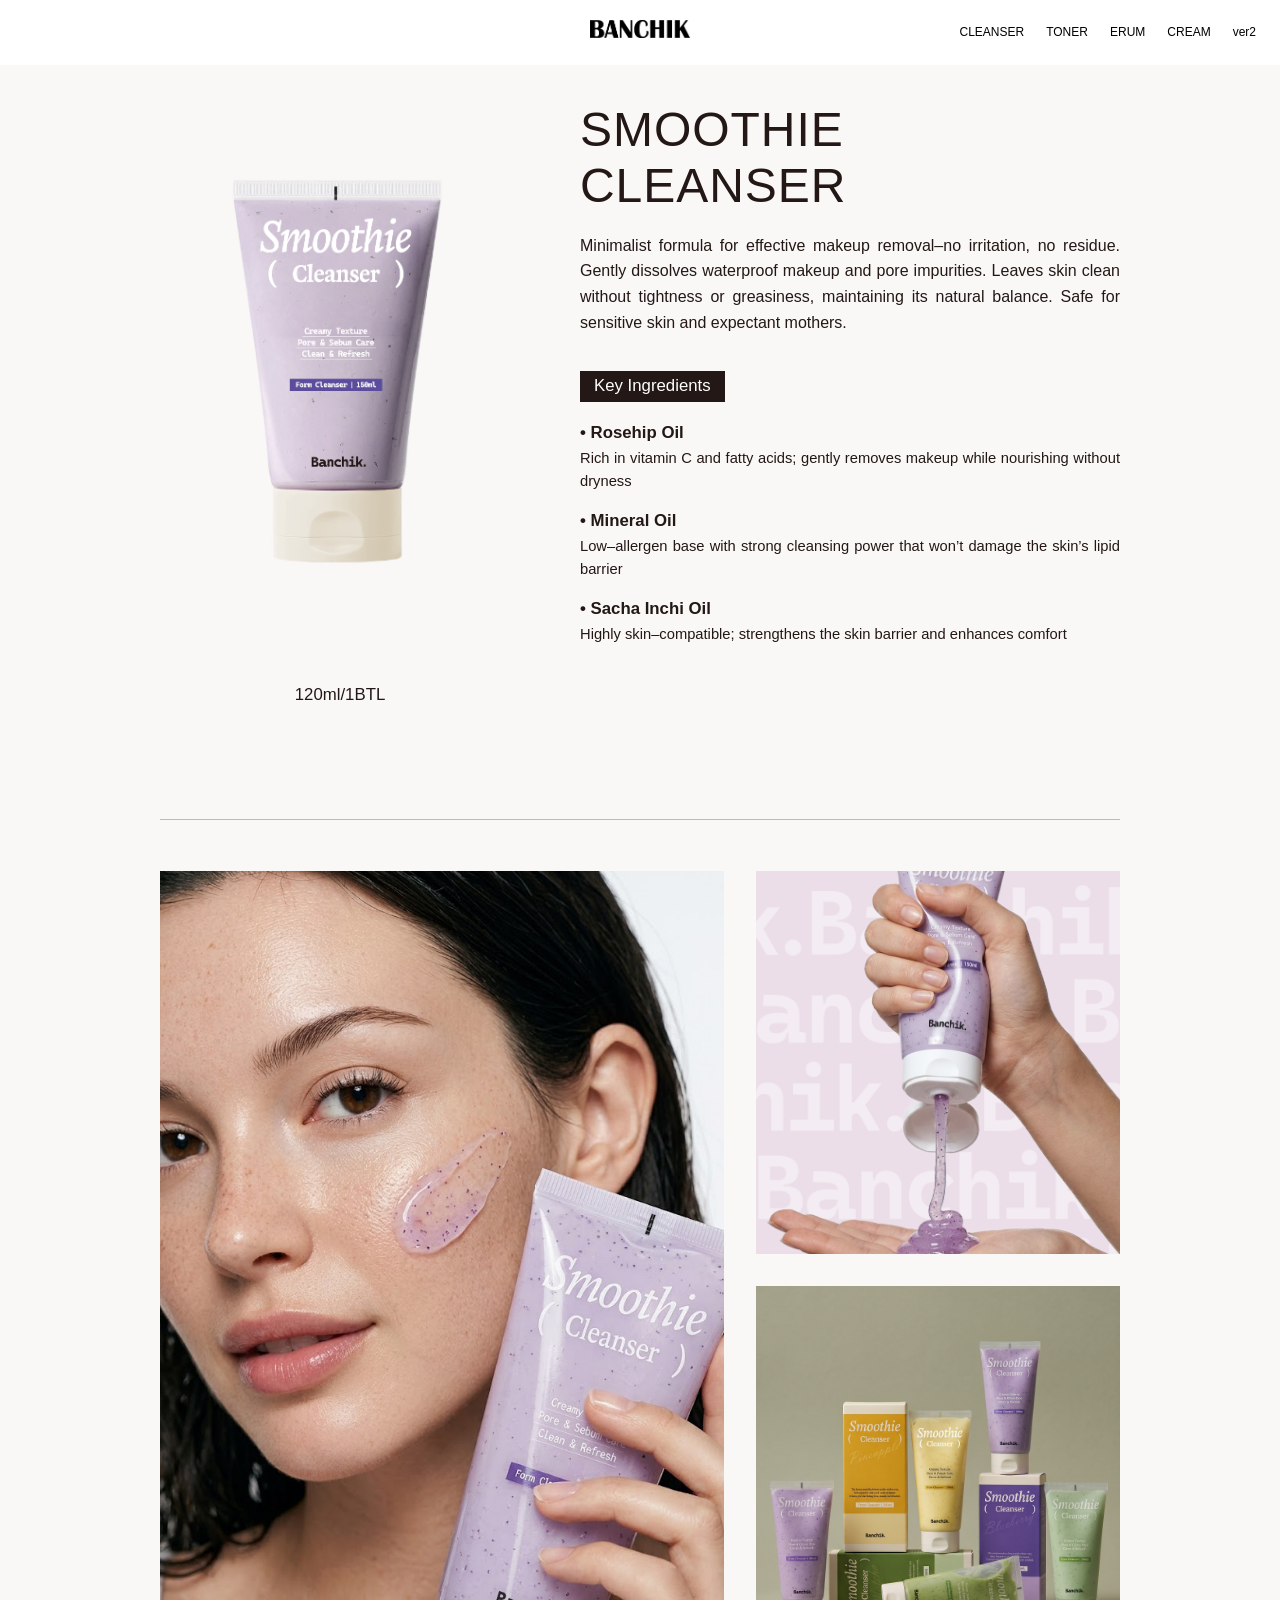
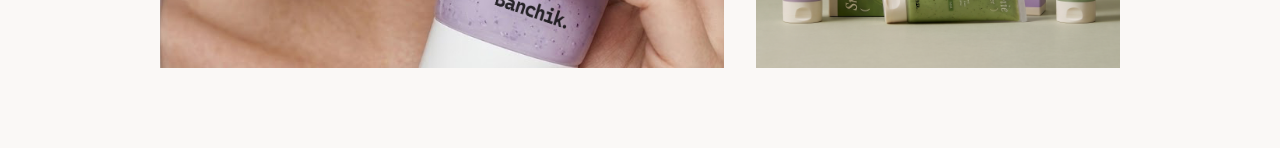
<file: shop.html>
<!DOCTYPE html>
<html lang="en">
<head>
    <meta charset="UTF-8">
    <meta name="viewport" content="width=device-width, initial-scale=1.0">
    <title>Document</title>
</head>

<link rel="stylesheet" href="shop_style.css">

<body>


<!-- 상단 안내 슬라이드 -->
<!---div class="topbar" data-ticker>
  <button class="ticker-btn" data-dir="-1" aria-label="이전">&larr;</button>
  <p class="ticker-text" aria-live="polite">free shipping for orders over 30€</p>
  <button class="ticker-btn" data-dir="1" aria-label="다음">&rarr;</button>
</div--->

<header class="header">
  <a href="./index.html" class="logo"><img src="./img/logo.png"></a>
  <nav class="nav" id="nav">
    <a href="./shop.html">CLEANSER</a>
    <a href="./index2.html">TONER</a>
    <a href="./index3.html">ERUM</a>
    <a href="./index4.html">CREAM</a>
    <a href="./banchik_H_ver.html">ver2</a>
  </nav>
  <!-- 모바일 동작을 위해 햄버거 메뉴만 남기고 우측 도구(장바구니 등) 제거 -->
  <button class="burger" id="burger" aria-label="메뉴" aria-expanded="false"><i></i><i></i></button>
</header>


<main class="wrap">
  <section class="hero">
    <div class="product">
      <div class="shop_bottle bottle"></div>
      <p class="size">120ml/1BTL</p>
    </div>

    <div>
      <h1>SMOOTHIE CLEANSER</h1>
      <p class="desc">Minimalist formula for effective makeup removal–no irritation, no residue. Gently dissolves waterproof makeup and pore impurities. Leaves skin clean without tightness or greasiness, maintaining its natural balance. Safe for sensitive skin and expectant mothers.</p>

      <span class="chip">Key Ingredients</span>
      <div class="ing">
        <h3>• Rosehip Oil</h3>
        <p>Rich in vitamin C and fatty acids; gently removes makeup while nourishing without dryness</p>
        <h3>• Mineral Oil</h3>
        <p>Low–allergen base with strong cleansing power that won’t damage the skin’s lipid barrier</p>
        <h3>• Sacha Inchi Oil</h3>
        <p>Highly skin–compatible; strengthens the skin barrier and enhances comfort</p>
      </div>
    </div>
  </section>

  <hr>

  <section class="gallery" aria-label="Product gallery">
    <div class="frost">
      
    </div>
    <div class="bub1"></div>
    <div class="bub2"></div>
  </section>
</main>




</body>
</html>
</file>
<file: shop_style.css>
:root{
  --bg:#f9f1ec;
  --ink:#2b1b17;
  --muted:#b9b0ac;
  --line:#ece1db;
  --gold:#e8a63a;
  --white:#fff;
  --pad:clamp(16px,3vw,24px);
  --font:"Helvetica Neue","Pretendard",Arial,sans-serif;
}
*{box-sizing:border-box;margin:0;padding:0}
html{scroll-behavior:smooth}
body{font-family:var(--font);background:var(--bg);color:var(--ink);line-height:1.5;-webkit-font-smoothing:antialiased}
a{color:inherit;text-decoration:none}
button{font:inherit;color:inherit;background:none;border:0;cursor:pointer}


/* ===== 공통 ===== */
.pill{display:inline-block;padding:10px 22px;border-radius:999px;background:var(--white);color:var(--ink);font-size:13px;transition:transform .2s}
.pill:hover{transform:translateY(-2px)}
.pill-outline{background:transparent;border:1px solid var(--ink)}
.underline{background:linear-gradient(var(--white),var(--white)) 0 100%/100% 2px no-repeat;padding-bottom:4px}
.underline.gold{background-image:linear-gradient(var(--gold),var(--gold))}

/* ===== 상단 티커 ===== */
.topbar{display:flex;justify-content:space-between;align-items:center;background:#fff;height:22px;padding:0 var(--pad);font-size:10px}
.ticker-btn{font-size:11px;padding:0 6px}
.ticker-text{transition:opacity .3s}
.ticker-text.fade{opacity:0}


/* ===== 헤더 (수정됨) ===== */
.header{position:absolute; left:0; right:0; z-index:20; display:flex; align-items:center; justify-content:flex-end; padding:12px var(--pad); color:#000; background: #fff; height: 65px;}
.logo{position:absolute; left:50%; transform:translateX(-50%); font-weight:700; letter-spacing:.04em; font-size:15px;}
.logo img{width: 100px;}
.nav{position:relative; display:flex; gap:22px; font-size:12px}
.burger{display:none;flex-direction:column;gap:5px}
.burger i{display:block;width:20px;height:1.5px;background:currentColor;transition:transform .25s}
.burger[aria-expanded="true"] i:first-child{transform:translateY(3.2px) rotate(45deg)}
.burger[aria-expanded="true"] i:last-child{transform:translateY(-3.2px) rotate(-45deg)}



/* shop 페이지 css */
:root{
  --bg:#faf8f6; --ink:#231815; --chip-bg:#231815; --chip-ink:#fff; --line:#b9bcc2;
  --frost:#eceaea; --label:#ece3db;
  box-sizing:border-box;
  padding-top:env(safe-area-inset-top,0px); padding-bottom:env(safe-area-inset-bottom,0px);

@media (prefers-color-scheme: dark){
  :root:not([data-theme="light"]){--bg:#1b1917;--ink:#f1ece6;--chip-bg:#f1ece6;--chip-ink:#1b1917;--line:#555;--frost:#cfcccb}
}}
:root[data-theme="dark"]{--bg:#1b1917;--ink:#f1ece6;--chip-bg:#f1ece6;--chip-ink:#1b1917;--line:#555;--frost:#cfcccb}
*{box-sizing:border-box;margin:0}





body{background:var(--bg);color:var(--ink);font-family:"Helvetica Neue",Arial,"Apple SD Gothic Neo","Noto Sans KR",sans-serif;line-height:1.6}
.wrap{max-width:1000px;margin:0 auto;padding:clamp(40px,8vw,110px) 20px 80px}

.hero{display:grid;grid-template-columns:minmax(0,4fr) minmax(0,6fr);gap:clamp(24px,5vw,60px);align-items:start}
.product{text-align:center}
.bottle{width:min(60%,200px);margin:0 auto 40px;display:block}
.size{font-size:1.05rem}
h1{font-size:clamp(1.9rem,5vw,3rem);font-weight:500;letter-spacing:.02em;line-height:1.15;margin-bottom:20px;word-spacing:.15em}
.desc{font-size:1rem;text-align:justify;margin-bottom:36px}
.chip{display:inline-block;background:var(--chip-bg);color:var(--chip-ink);padding:2px 14px;font-size:1.05rem;margin-bottom:18px}
.ing h3{font-size:1.05rem;font-weight:600}
.ing p{font-size:.92rem;text-align:justify;margin-bottom:14px}

hr{border:0;border-top:1px solid var(--line);margin:clamp(50px,9vw,110px) 0 clamp(28px,4vw,60px)}

.gallery{display:grid;grid-template-columns:1.55fr 1fr;grid-template-rows:1fr 1fr;gap:clamp(14px,3vw,32px);aspect-ratio:1000/830}
.gallery>div{overflow:hidden}
.frost{grid-row:1/3;background:linear-gradient(#f3f2f2,#e6e4e4);position:relative; background: url("./img/shop_pro1.png") center/cover no-repeat;}

.bub1{background: url("./img/shop_pro4.png") center/cover no-repeat;}
.bub2{background: url("./img/shop_pro3.png") center/cover no-repeat;}


@media (max-width:700px){
  .hero{grid-template-columns:1fr;gap:28px}
  .bottle{width:50%;margin-bottom:20px}
  h1{text-align:center}
  .gallery{grid-template-columns:1fr 1fr;grid-template-rows:auto;aspect-ratio:auto}
  .frost{grid-column:1/3;grid-row:auto;aspect-ratio:4/5}
  .bub1,.bub2{aspect-ratio:1}
}







.shop_bottle{background: url("./img/shop_some.png")center / cover no-repeat; width: 280px; height: 540px;}
</file>
